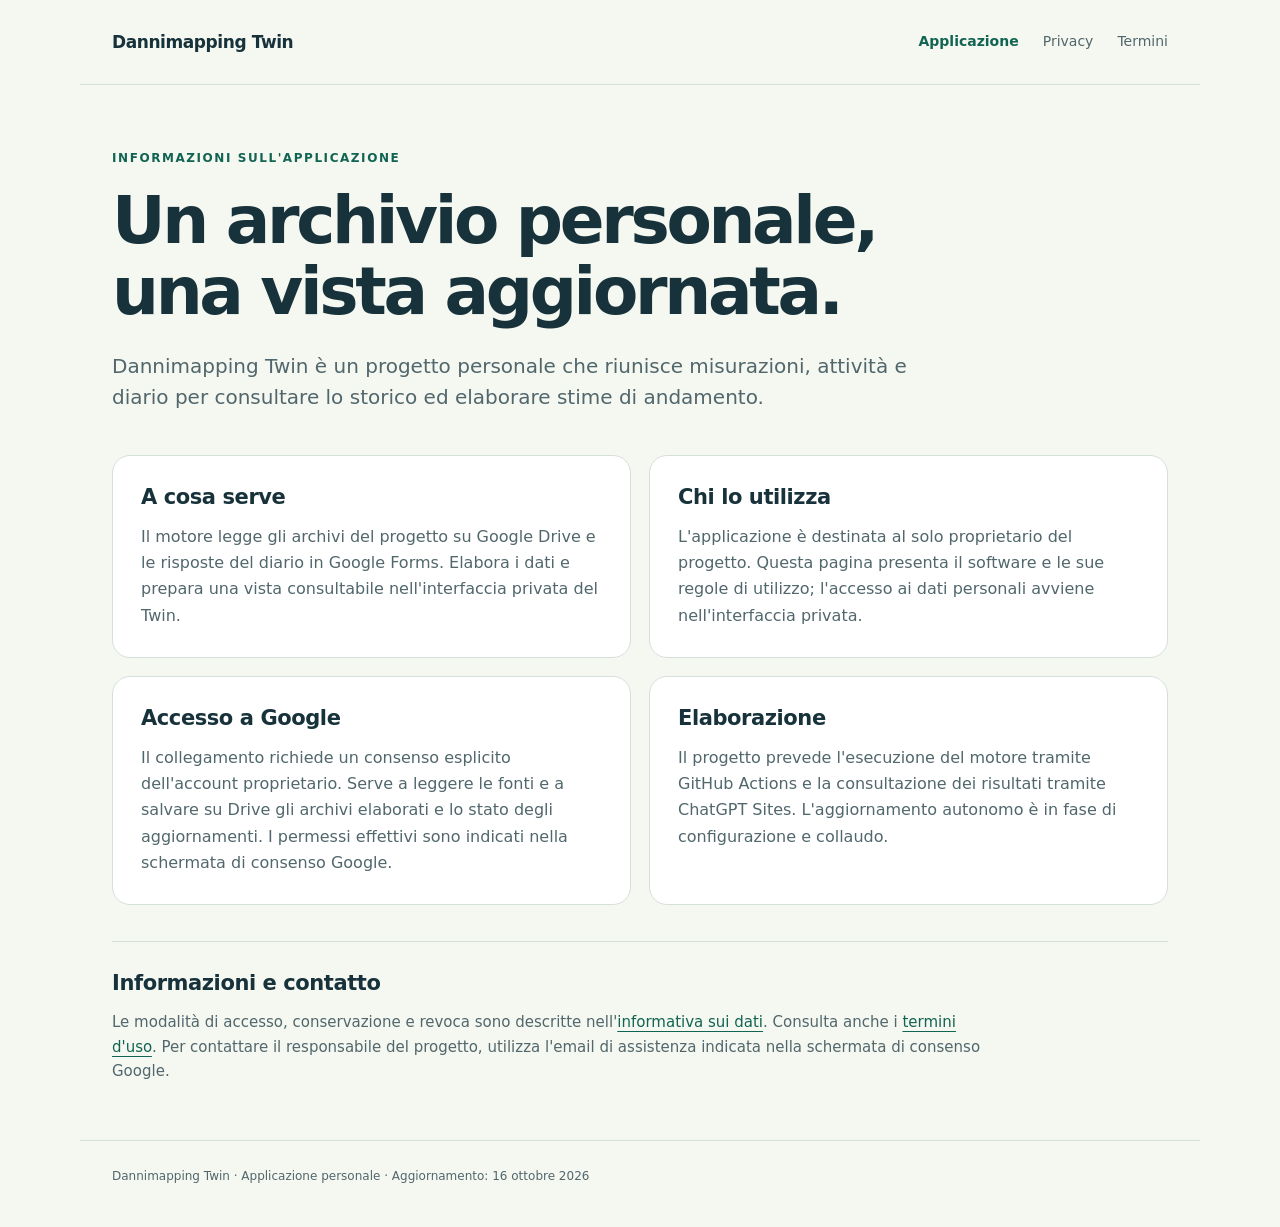
<file: index.html>
<!doctype html>
<html lang="it">
<head>
  <meta charset="utf-8">
  <meta name="viewport" content="width=device-width,initial-scale=1">
  <meta name="description" content="Dannimapping Twin: informazioni sull'applicazione personale, sull'accesso ai dati Google e sulle condizioni d'uso.">
  <title>Dannimapping Twin</title>
  <link rel="stylesheet" href="style.css">
</head>
<body>
  <header><a class="brand" href="index.html">Dannimapping Twin</a><nav aria-label="Menu principale"><a href="index.html" aria-current="page">Applicazione</a><a href="privacy.html">Privacy</a><a href="terms.html">Termini</a></nav></header>
  <main>
    <p class="eyebrow">Informazioni sull'applicazione</p>
    <h1>Un archivio personale,<br>una vista aggiornata.</h1>
    <p class="lead">Dannimapping Twin è un progetto personale che riunisce misurazioni, attività e diario per consultare lo storico ed elaborare stime di andamento.</p>
    <div class="grid">
      <section class="card"><h2>A cosa serve</h2><p>Il motore legge gli archivi del progetto su Google Drive e le risposte del diario in Google Forms. Elabora i dati e prepara una vista consultabile nell'interfaccia privata del Twin.</p></section>
      <section class="card"><h2>Chi lo utilizza</h2><p>L'applicazione è destinata al solo proprietario del progetto. Questa pagina presenta il software e le sue regole di utilizzo; l'accesso ai dati personali avviene nell'interfaccia privata.</p></section>
      <section class="card"><h2>Accesso a Google</h2><p>Il collegamento richiede un consenso esplicito dell'account proprietario. Serve a leggere le fonti e a salvare su Drive gli archivi elaborati e lo stato degli aggiornamenti. I permessi effettivi sono indicati nella schermata di consenso Google.</p></section>
      <section class="card"><h2>Elaborazione</h2><p>Il progetto prevede l'esecuzione del motore tramite GitHub Actions e la consultazione dei risultati tramite ChatGPT Sites. L'aggiornamento autonomo è in fase di configurazione e collaudo.</p></section>
    </div>
    <section class="note"><h2>Informazioni e contatto</h2><p>Le modalità di accesso, conservazione e revoca sono descritte nell'<a href="privacy.html">informativa sui dati</a>. Consulta anche i <a href="terms.html">termini d'uso</a>. Per contattare il responsabile del progetto, utilizza l'email di assistenza indicata nella schermata di consenso Google.</p></section>
  </main>
  <footer>Dannimapping Twin · Applicazione personale · Aggiornamento: 16 ottobre 2026</footer>
</body>
</html>
</file>
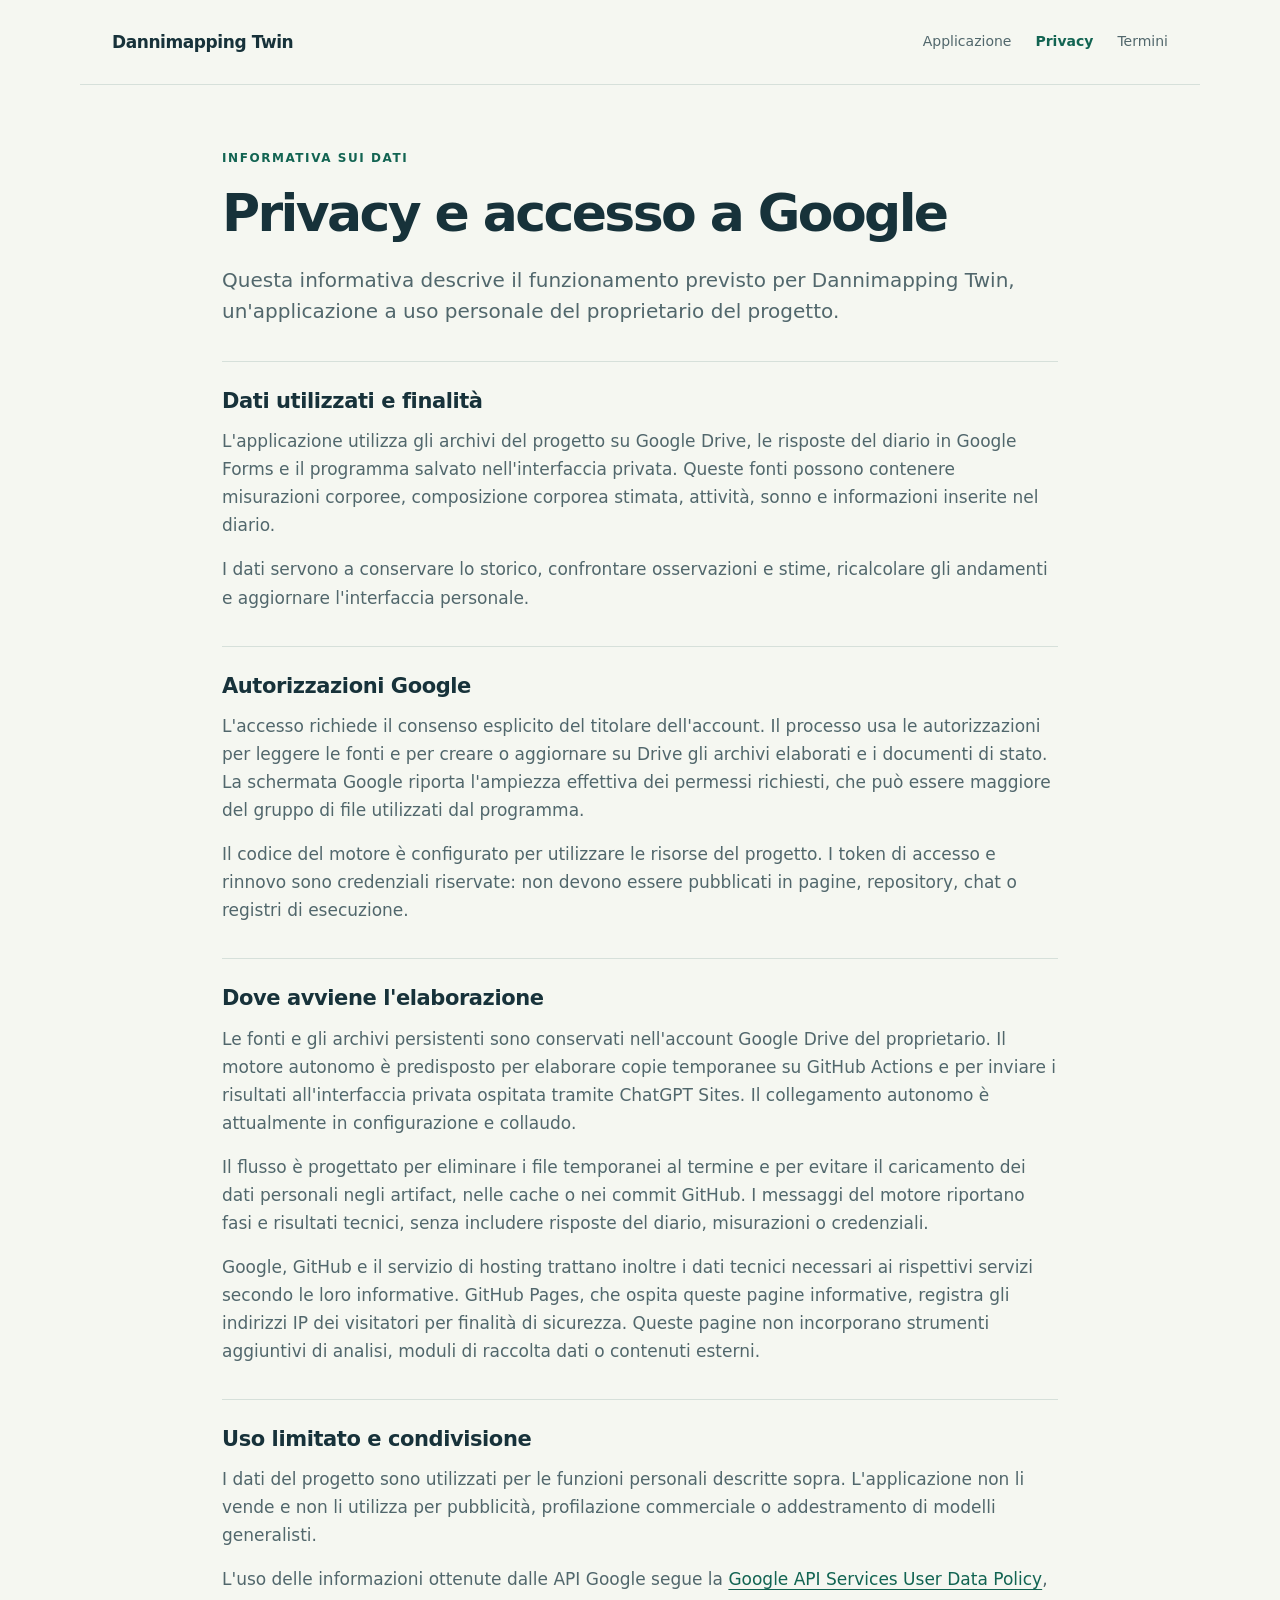
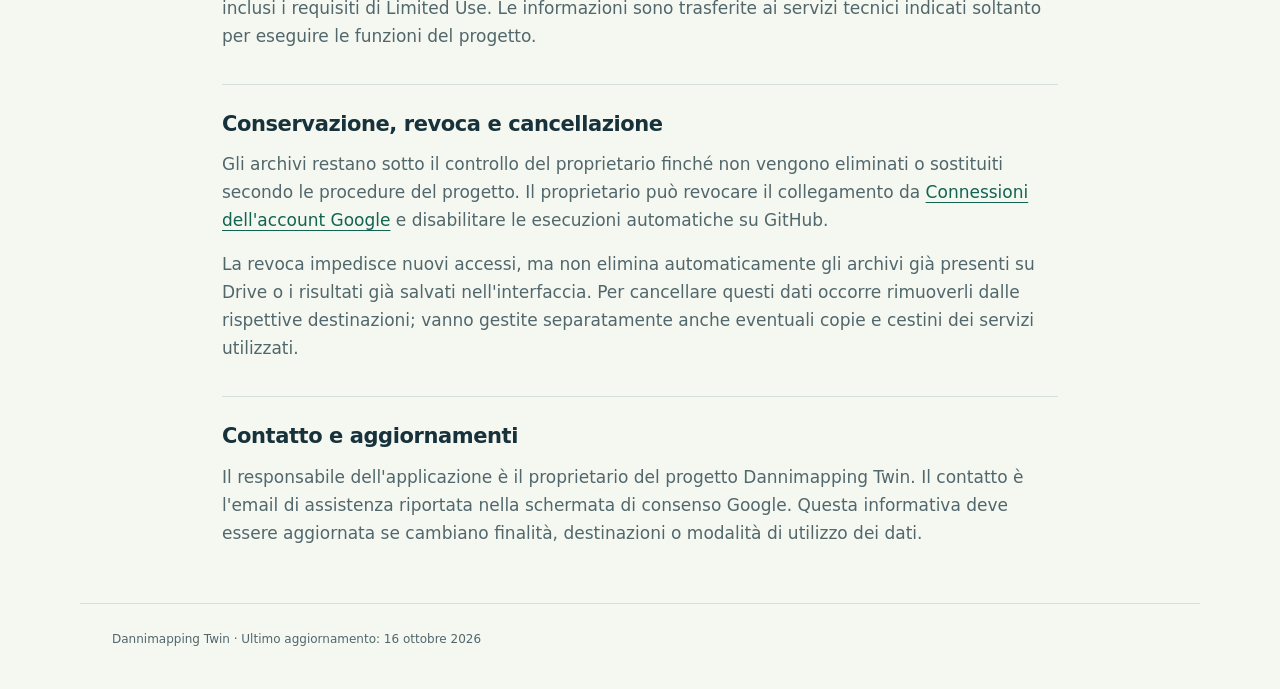
<file: privacy.html>
<!doctype html>
<html lang="it">
<head>
  <meta charset="utf-8"><meta name="viewport" content="width=device-width,initial-scale=1">
  <meta name="description" content="Informativa sull'accesso e sull'utilizzo dei dati nell'applicazione personale Dannimapping Twin.">
  <title>Privacy · Dannimapping Twin</title><link rel="stylesheet" href="style.css">
</head>
<body>
  <header><a class="brand" href="index.html">Dannimapping Twin</a><nav aria-label="Menu principale"><a href="index.html">Applicazione</a><a href="privacy.html" aria-current="page">Privacy</a><a href="terms.html">Termini</a></nav></header>
  <main class="document">
    <p class="eyebrow">Informativa sui dati</p><h1>Privacy e accesso a Google</h1>
    <p class="lead">Questa informativa descrive il funzionamento previsto per Dannimapping Twin, un'applicazione a uso personale del proprietario del progetto.</p>
    <section><h2>Dati utilizzati e finalità</h2><p>L'applicazione utilizza gli archivi del progetto su Google Drive, le risposte del diario in Google Forms e il programma salvato nell'interfaccia privata. Queste fonti possono contenere misurazioni corporee, composizione corporea stimata, attività, sonno e informazioni inserite nel diario.</p><p>I dati servono a conservare lo storico, confrontare osservazioni e stime, ricalcolare gli andamenti e aggiornare l'interfaccia personale.</p></section>
    <section><h2>Autorizzazioni Google</h2><p>L'accesso richiede il consenso esplicito del titolare dell'account. Il processo usa le autorizzazioni per leggere le fonti e per creare o aggiornare su Drive gli archivi elaborati e i documenti di stato. La schermata Google riporta l'ampiezza effettiva dei permessi richiesti, che può essere maggiore del gruppo di file utilizzati dal programma.</p><p>Il codice del motore è configurato per utilizzare le risorse del progetto. I token di accesso e rinnovo sono credenziali riservate: non devono essere pubblicati in pagine, repository, chat o registri di esecuzione.</p></section>
    <section><h2>Dove avviene l'elaborazione</h2><p>Le fonti e gli archivi persistenti sono conservati nell'account Google Drive del proprietario. Il motore autonomo è predisposto per elaborare copie temporanee su GitHub Actions e per inviare i risultati all'interfaccia privata ospitata tramite ChatGPT Sites. Il collegamento autonomo è attualmente in configurazione e collaudo.</p><p>Il flusso è progettato per eliminare i file temporanei al termine e per evitare il caricamento dei dati personali negli artifact, nelle cache o nei commit GitHub. I messaggi del motore riportano fasi e risultati tecnici, senza includere risposte del diario, misurazioni o credenziali.</p><p>Google, GitHub e il servizio di hosting trattano inoltre i dati tecnici necessari ai rispettivi servizi secondo le loro informative. GitHub Pages, che ospita queste pagine informative, registra gli indirizzi IP dei visitatori per finalità di sicurezza. Queste pagine non incorporano strumenti aggiuntivi di analisi, moduli di raccolta dati o contenuti esterni.</p></section>
    <section><h2>Uso limitato e condivisione</h2><p>I dati del progetto sono utilizzati per le funzioni personali descritte sopra. L'applicazione non li vende e non li utilizza per pubblicità, profilazione commerciale o addestramento di modelli generalisti.</p><p>L'uso delle informazioni ottenute dalle API Google segue la <a href="https://developers.google.com/terms/api-services-user-data-policy">Google API Services User Data Policy</a>, inclusi i requisiti di Limited Use. Le informazioni sono trasferite ai servizi tecnici indicati soltanto per eseguire le funzioni del progetto.</p></section>
    <section><h2>Conservazione, revoca e cancellazione</h2><p>Gli archivi restano sotto il controllo del proprietario finché non vengono eliminati o sostituiti secondo le procedure del progetto. Il proprietario può revocare il collegamento da <a href="https://myaccount.google.com/connections">Connessioni dell'account Google</a> e disabilitare le esecuzioni automatiche su GitHub.</p><p>La revoca impedisce nuovi accessi, ma non elimina automaticamente gli archivi già presenti su Drive o i risultati già salvati nell'interfaccia. Per cancellare questi dati occorre rimuoverli dalle rispettive destinazioni; vanno gestite separatamente anche eventuali copie e cestini dei servizi utilizzati.</p></section>
    <section><h2>Contatto e aggiornamenti</h2><p>Il responsabile dell'applicazione è il proprietario del progetto Dannimapping Twin. Il contatto è l'email di assistenza riportata nella schermata di consenso Google. Questa informativa deve essere aggiornata se cambiano finalità, destinazioni o modalità di utilizzo dei dati.</p></section>
  </main>
  <footer>Dannimapping Twin · Ultimo aggiornamento: 16 ottobre 2026</footer>
</body>
</html>
</file>
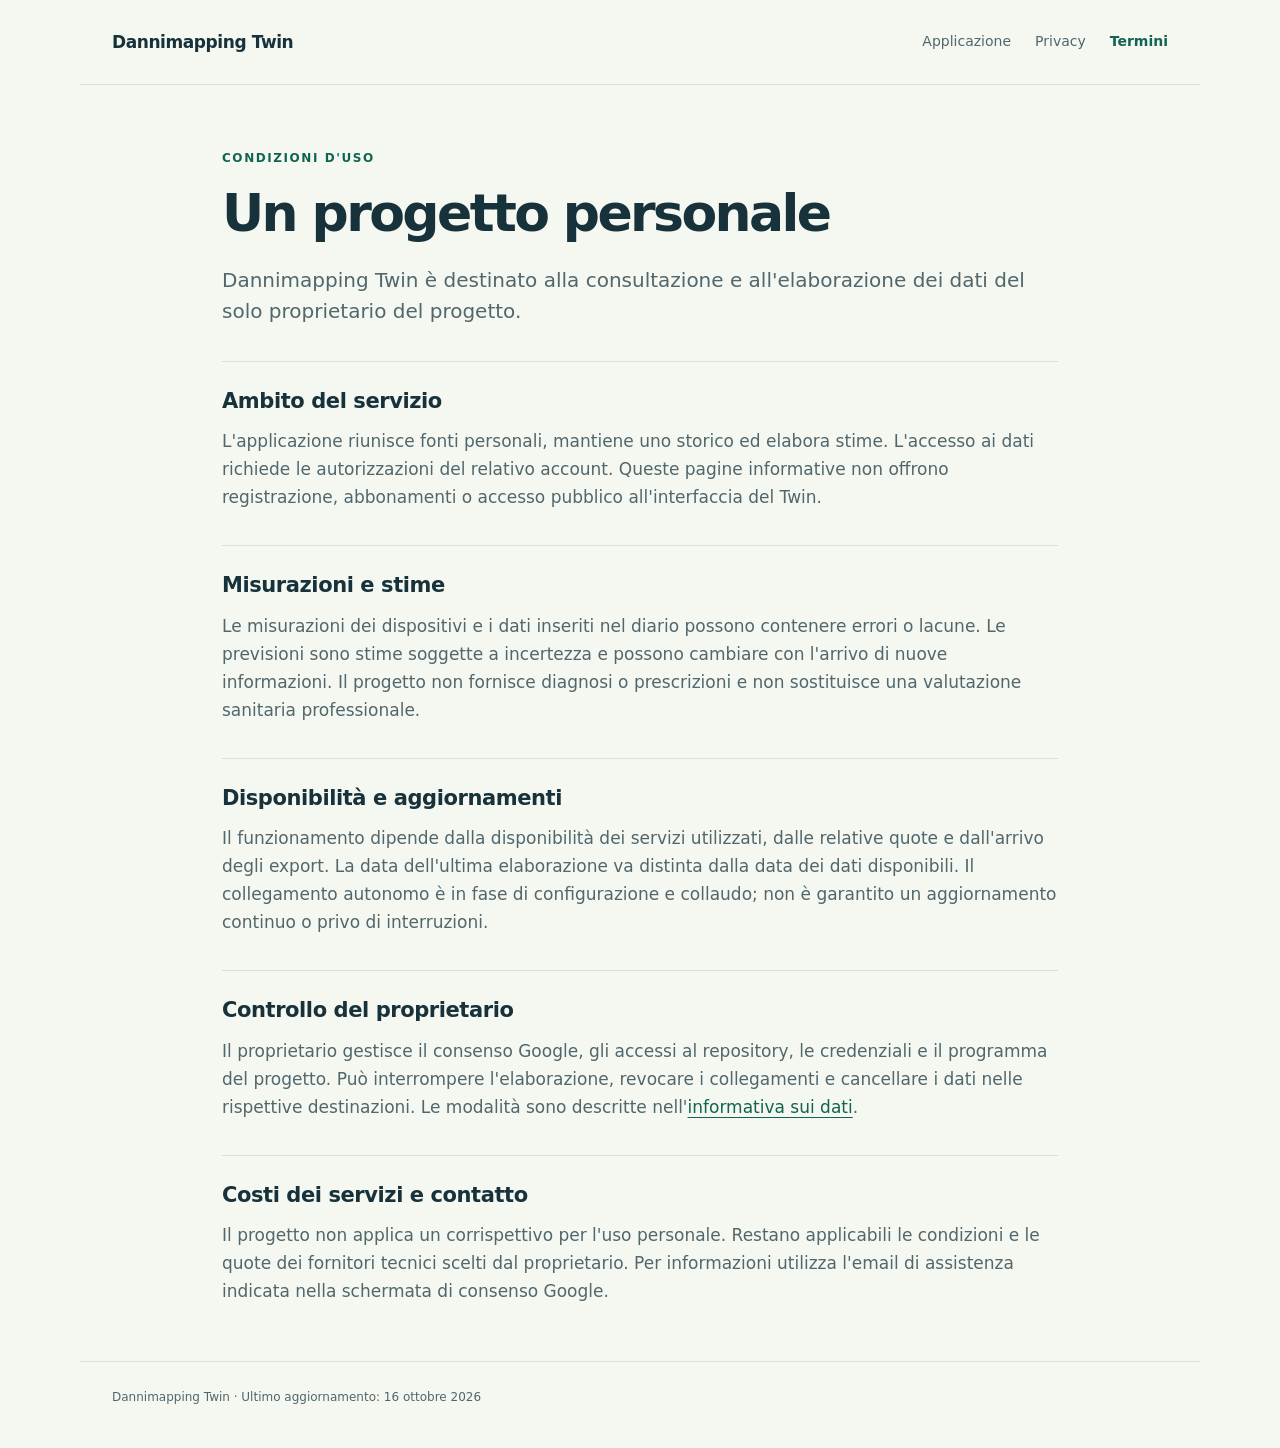
<file: terms.html>
<!doctype html>
<html lang="it">
<head>
  <meta charset="utf-8"><meta name="viewport" content="width=device-width,initial-scale=1">
  <meta name="description" content="Termini d'uso dell'applicazione personale Dannimapping Twin.">
  <title>Termini · Dannimapping Twin</title><link rel="stylesheet" href="style.css">
</head>
<body>
  <header><a class="brand" href="index.html">Dannimapping Twin</a><nav aria-label="Menu principale"><a href="index.html">Applicazione</a><a href="privacy.html">Privacy</a><a href="terms.html" aria-current="page">Termini</a></nav></header>
  <main class="document">
    <p class="eyebrow">Condizioni d'uso</p><h1>Un progetto personale</h1>
    <p class="lead">Dannimapping Twin è destinato alla consultazione e all'elaborazione dei dati del solo proprietario del progetto.</p>
    <section><h2>Ambito del servizio</h2><p>L'applicazione riunisce fonti personali, mantiene uno storico ed elabora stime. L'accesso ai dati richiede le autorizzazioni del relativo account. Queste pagine informative non offrono registrazione, abbonamenti o accesso pubblico all'interfaccia del Twin.</p></section>
    <section><h2>Misurazioni e stime</h2><p>Le misurazioni dei dispositivi e i dati inseriti nel diario possono contenere errori o lacune. Le previsioni sono stime soggette a incertezza e possono cambiare con l'arrivo di nuove informazioni. Il progetto non fornisce diagnosi o prescrizioni e non sostituisce una valutazione sanitaria professionale.</p></section>
    <section><h2>Disponibilità e aggiornamenti</h2><p>Il funzionamento dipende dalla disponibilità dei servizi utilizzati, dalle relative quote e dall'arrivo degli export. La data dell'ultima elaborazione va distinta dalla data dei dati disponibili. Il collegamento autonomo è in fase di configurazione e collaudo; non è garantito un aggiornamento continuo o privo di interruzioni.</p></section>
    <section><h2>Controllo del proprietario</h2><p>Il proprietario gestisce il consenso Google, gli accessi al repository, le credenziali e il programma del progetto. Può interrompere l'elaborazione, revocare i collegamenti e cancellare i dati nelle rispettive destinazioni. Le modalità sono descritte nell'<a href="privacy.html">informativa sui dati</a>.</p></section>
    <section><h2>Costi dei servizi e contatto</h2><p>Il progetto non applica un corrispettivo per l'uso personale. Restano applicabili le condizioni e le quote dei fornitori tecnici scelti dal proprietario. Per informazioni utilizza l'email di assistenza indicata nella schermata di consenso Google.</p></section>
  </main>
  <footer>Dannimapping Twin · Ultimo aggiornamento: 16 ottobre 2026</footer>
</body>
</html>
</file>
<file: style.css>
:root{color-scheme:light;--ink:#17323a;--muted:#51676c;--accent:#126452;--line:#d6e0da;--paper:#f5f7f1;--white:#fff;--radius:18px}
*{box-sizing:border-box}body{margin:0;background:var(--paper);color:var(--ink);font:17px/1.65 system-ui,-apple-system,BlinkMacSystemFont,"Segoe UI",sans-serif}a{color:var(--accent);text-underline-offset:4px}a:focus-visible{outline:3px solid var(--accent);outline-offset:5px}header{max-width:1120px;margin:auto;padding:28px 32px;display:flex;justify-content:space-between;align-items:center;gap:20px;border-bottom:1px solid var(--line)}.brand{font-weight:750;text-decoration:none;color:var(--ink);letter-spacing:-.025em}nav{display:flex;gap:24px;font-size:14px;flex-wrap:wrap}nav a{text-decoration:none;color:var(--muted)}nav a[aria-current]{color:var(--accent);font-weight:750}main{max-width:1120px;padding:64px 32px 40px;margin:auto}.eyebrow{text-transform:uppercase;font-size:12px;letter-spacing:.13em;font-weight:750;color:var(--accent);margin:0 0 16px}h1{font-size:clamp(34px,5.7vw,66px);line-height:1.08;letter-spacing:-.05em;margin:0 0 24px;max-width:850px}h2{font-size:21px;line-height:1.3;letter-spacing:-.02em;margin:0 0 12px}p{margin:0 0 16px}.lead{font-size:20px;line-height:1.55;color:var(--muted);max-width:810px}.grid{display:grid;grid-template-columns:1fr 1fr;gap:18px;margin-top:42px}.card{padding:28px;border:1px solid var(--line);border-radius:var(--radius);background:var(--white)}.card p{font-size:16px;color:var(--muted);margin:0}.note{border-top:1px solid var(--line);padding-top:28px;margin-top:36px}.note p{font-size:15px;max-width:870px;color:var(--muted)}.document{max-width:900px}.document h1{font-size:clamp(34px,4.5vw,52px)}.document section{margin-top:34px;border-top:1px solid var(--line);padding-top:26px}.document section p{color:var(--muted)}footer{max-width:1120px;padding:26px 32px 40px;margin:auto;color:var(--muted);font-size:12px;border-top:1px solid var(--line)}@media(max-width:640px){header{padding:20px;display:block}nav{margin-top:16px;gap:24px}main{padding:40px 20px 28px}.grid{grid-template-columns:1fr;margin-top:28px}.card{padding:24px}.lead{font-size:18px}footer{padding:24px 20px}}
</file>
